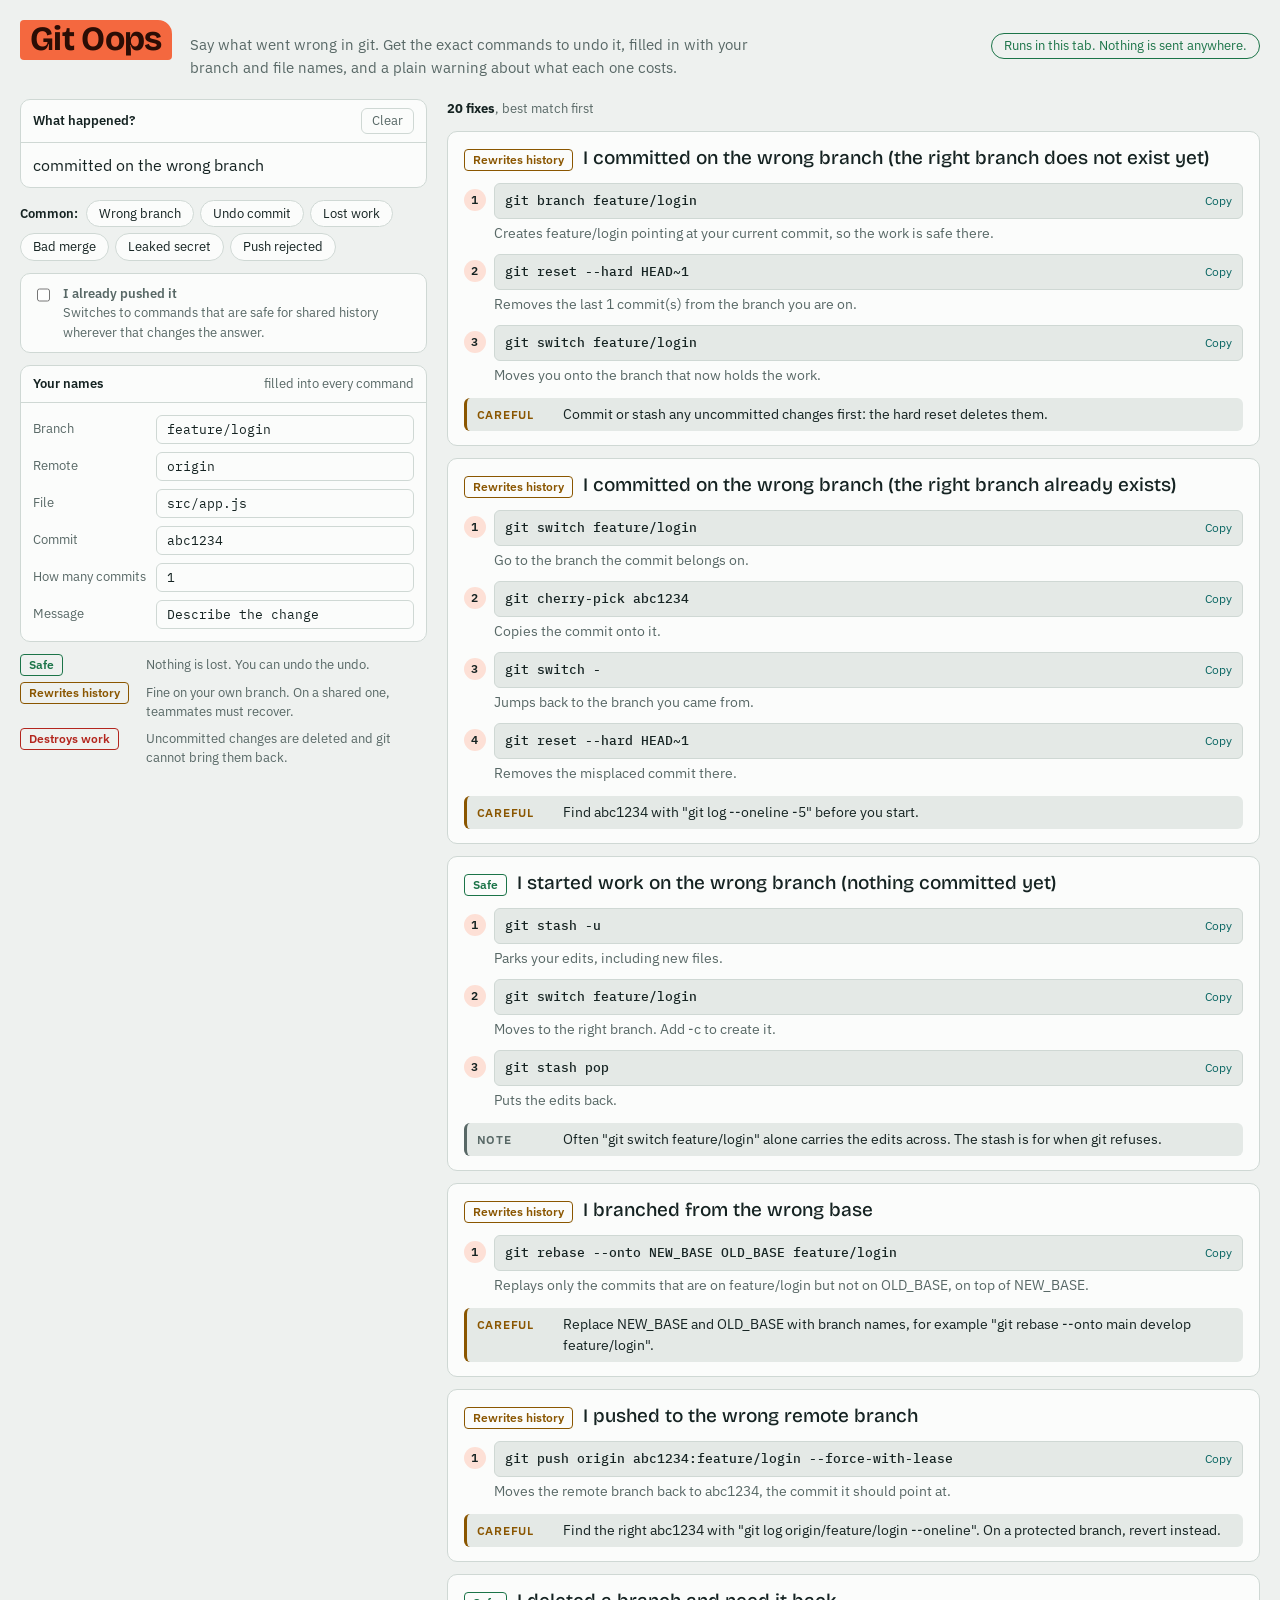
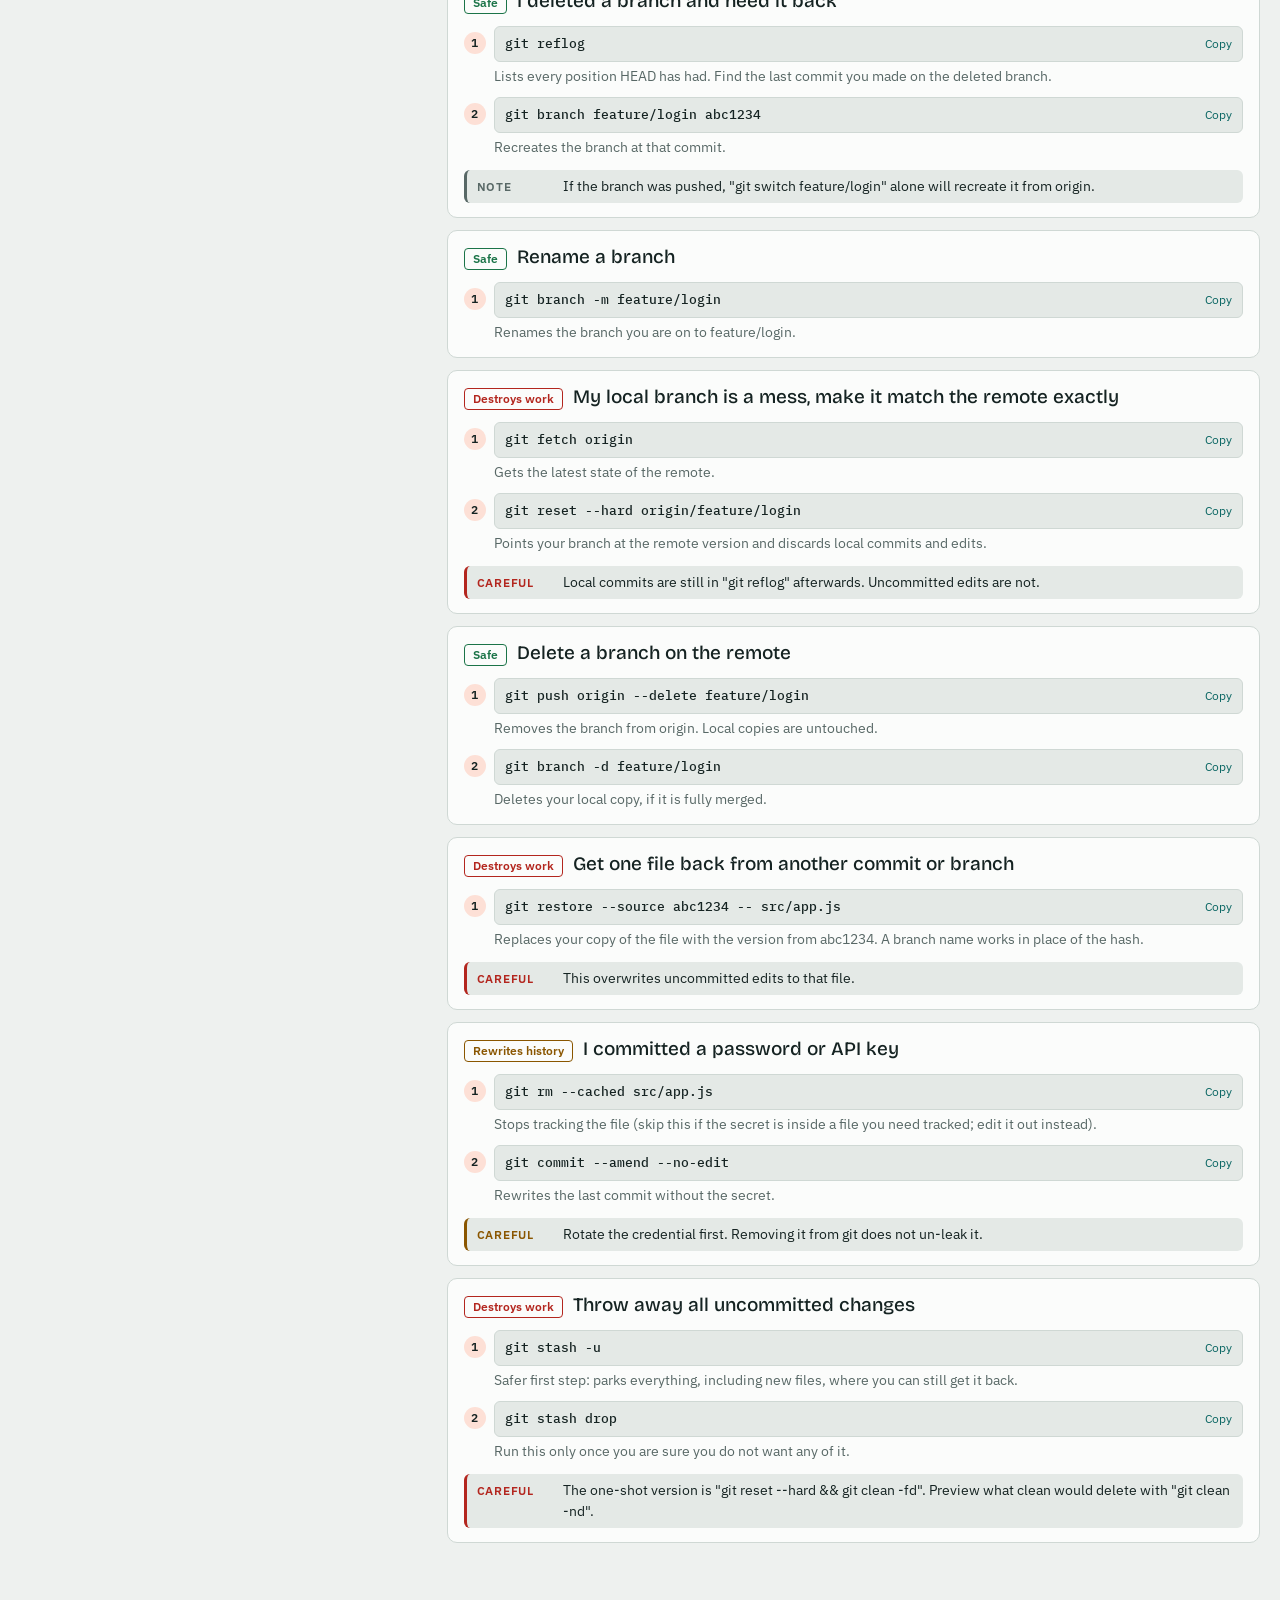
<file: index.html>
<!DOCTYPE html>
<html lang="en">
<head>
<meta charset="utf-8">
<meta name="viewport" content="width=device-width, initial-scale=1">
<title>Git Oops</title>
<link rel="preconnect" href="https://fonts.googleapis.com">
<link href="https://fonts.googleapis.com/css2?family=Bricolage+Grotesque:opsz,wght@12..96,500;12..96,700&family=IBM+Plex+Mono:wght@400;500&family=IBM+Plex+Sans:wght@400;500;600&display=swap" rel="stylesheet">
<style>
/* Layout idea: a workbench. Input on the left, the worked-out answer on the right. */
:root {
  --bg: #eef1ef; --surface: #fbfcfb; --sunk: #e4e9e6; --ink: #152322; --muted: #586866; --line: #cfd8d4;
  --accent: #f4683f; --accent-ink: #2b0d05; --accent-soft: #fde0d6;
  --link: #0a6663; --good: #1b7448; --warn: #8a5600; --bad: #b3261e;
  --font-display: "Bricolage Grotesque", "IBM Plex Sans", system-ui, sans-serif;
  --font-body: "IBM Plex Sans", system-ui, -apple-system, "Segoe UI", sans-serif;
  --font-mono: "IBM Plex Mono", ui-monospace, "SF Mono", Menlo, Consolas, monospace;
}
@media (prefers-color-scheme: dark) {
  :root:not([data-theme="light"]) {
    color-scheme: dark;
    --bg: #0d1615; --surface: #152120; --sunk: #0a1211; --ink: #e4ecea; --muted: #94a6a3; --line: #2a3b39;
    --accent: #ff8a66; --accent-ink: #2b0d05; --accent-soft: #40211a;
    --link: #62d1c9; --good: #62cf97; --warn: #f0b455; --bad: #ff8f85;
  }
}
:root[data-theme="dark"] {
  color-scheme: dark;
  --bg: #0d1615; --surface: #152120; --sunk: #0a1211; --ink: #e4ecea; --muted: #94a6a3; --line: #2a3b39;
  --accent: #ff8a66; --accent-ink: #2b0d05; --accent-soft: #40211a;
  --link: #62d1c9; --good: #62cf97; --warn: #f0b455; --bad: #ff8f85;
}
* { box-sizing: border-box; }
html, body { margin: 0; }
body { background: var(--bg); color: var(--ink); font: 15px/1.5 var(--font-body); -webkit-font-smoothing: antialiased; }
button, input, select { font: inherit; color: inherit; }
button { cursor: pointer; }
:focus-visible { outline: 2px solid var(--link); outline-offset: 2px; }
code, kbd { font-family: var(--font-mono); font-size: 0.92em; }
.page { max-width: 1320px; margin: 0 auto; padding: 20px 20px 64px; display: flex; flex-direction: column; gap: 20px; }
.top { display: flex; flex-wrap: wrap; align-items: baseline; gap: 6px 18px; }
.mark { font: 700 34px/1 var(--font-display); letter-spacing: -0.02em; margin: 0; }
.mark span { background: var(--accent); color: var(--accent-ink); padding: 2px 10px 4px; border-radius: 4px 14px 4px 4px; display: inline-block; }
.tag { margin: 0; color: var(--muted); max-width: 62ch; }
.private { margin: 0 0 0 auto; font-size: 13px; color: var(--good); border: 1px solid currentColor; border-radius: 999px; padding: 2px 12px; white-space: nowrap; }
.bench { display: grid; grid-template-columns: minmax(0, 5fr) minmax(0, 7fr); gap: 20px; align-items: start; }
.col { display: flex; flex-direction: column; gap: 12px; min-width: 0; }
.sticky { position: sticky; top: 16px; }
@media (max-width: 920px) { .bench { grid-template-columns: minmax(0, 1fr); } .sticky { position: static; } }
.field { background: var(--surface); border: 1px solid var(--line); border-radius: 10px; overflow: hidden; display: flex; flex-direction: column; }
.field:focus-within { border-color: var(--link); }
.field.dropping { border-color: var(--accent); box-shadow: 0 0 0 3px var(--accent-soft); }
.field-head { display: flex; flex-wrap: wrap; align-items: center; gap: 6px 10px; padding: 8px 12px; border-bottom: 1px solid var(--line); font-size: 13px; color: var(--muted); }
.field-head label, .field-head .name { font-weight: 600; color: var(--ink); }
.field-head .grow { margin-right: auto; }
.ghost { background: none; border: 1px solid var(--line); border-radius: 6px; padding: 2px 10px; font-size: 13px; }
.ghost:hover { border-color: var(--ink); }
textarea, .line-input { display: block; width: 100%; border: 0; outline: 0; padding: 12px; background: transparent; color: var(--ink); font: 13px/1.55 var(--font-mono); }
textarea { min-height: 200px; max-height: 60vh; resize: vertical; }
.text-input { border: 1px solid var(--line); border-radius: 6px; background: var(--surface); padding: 5px 10px; font: 13px var(--font-mono); min-width: 0; }
.try { display: flex; flex-wrap: wrap; gap: 6px; align-items: center; font-size: 13px; }
.try b { font-weight: 600; margin-right: 2px; }
.chip { background: var(--surface); border: 1px solid var(--line); border-radius: 999px; padding: 3px 12px; font-size: 13px; }
.chip:hover { border-color: var(--ink); }
.chip[aria-pressed="true"] { background: var(--ink); color: var(--bg); border-color: var(--ink); }
.knows { margin: 0; font-size: 13px; color: var(--muted); }
.knows b { color: var(--ink); font-weight: 600; }
.card { background: var(--surface); border: 1px solid var(--line); border-radius: 10px; padding: 14px 16px; display: flex; flex-direction: column; gap: 12px; min-width: 0; }
.card-head { display: flex; flex-wrap: wrap; align-items: baseline; gap: 6px 10px; }
.pill { background: var(--accent); color: var(--accent-ink); font: 600 12px/1 var(--font-body); letter-spacing: 0.02em; padding: 4px 8px; border-radius: 4px; white-space: nowrap; }
.pill.soft { background: var(--accent-soft); color: var(--ink); }
.sum { margin: 0; font: 500 19px/1.3 var(--font-display); text-wrap: balance; overflow-wrap: anywhere; min-width: 0; flex: 1 1 240px; }
.eyebrow { font: 600 12px/1 var(--font-body); letter-spacing: 0.08em; text-transform: uppercase; color: var(--muted); margin: 0; }
.notes { list-style: none; margin: 0; padding: 0; display: flex; flex-direction: column; gap: 6px; }
.note { display: grid; grid-template-columns: 76px minmax(0, 1fr); gap: 10px; font-size: 14px; padding: 6px 10px; border-radius: 6px; background: var(--sunk); border-left: 3px solid var(--muted); overflow-wrap: anywhere; }
.note b { font: 600 12px/1.75 var(--font-body); text-transform: uppercase; letter-spacing: 0.06em; }
.note.bad { border-left-color: var(--bad); } .note.bad b { color: var(--bad); }
.note.warn { border-left-color: var(--warn); } .note.warn b { color: var(--warn); }
.note.ok { border-left-color: var(--good); } .note.ok b { color: var(--good); }
.note.info b { color: var(--muted); }
@media (max-width: 520px) { .note { grid-template-columns: minmax(0, 1fr); gap: 0; } }
.copy { background: none; border: 0; padding: 2px 4px; font-size: 12px; color: var(--link); border-radius: 4px; white-space: nowrap; }
.copy:hover { text-decoration: underline; }
.copy.done { color: var(--good); }
.block { margin: 0; border: 1px solid var(--line); border-radius: 8px; overflow: hidden; min-width: 0; }
.block figcaption { display: flex; justify-content: space-between; align-items: center; gap: 8px; padding: 4px 6px 4px 10px; font-size: 12px; font-weight: 600; color: var(--muted); border-bottom: 1px solid var(--line); }
.block pre { margin: 0; padding: 10px 12px; background: var(--sunk); font: 13px/1.55 var(--font-mono); overflow: auto; max-height: 520px; white-space: pre; tab-size: 2; }
.tablewrap { overflow-x: auto; border: 1px solid var(--line); border-radius: 8px; }
table { border-collapse: collapse; width: 100%; font-size: 13px; }
th { text-align: left; font-weight: 600; font-size: 12px; color: var(--muted); padding: 6px 10px; border-bottom: 1px solid var(--line); white-space: nowrap; }
td { padding: 5px 10px; border-top: 1px solid var(--line); vertical-align: top; overflow-wrap: anywhere; font-variant-numeric: tabular-nums; }
tbody tr:first-child td { border-top: 0; }
.mono { font-family: var(--font-mono); }
.num { text-align: right; font-variant-numeric: tabular-nums; white-space: nowrap; }
.empty { color: var(--muted); border: 1px dashed var(--line); border-radius: 10px; padding: 28px 20px; }
.empty h2 { font: 500 19px/1.3 var(--font-display); color: var(--ink); margin: 0 0 4px; }
.empty p { margin: 0; max-width: 60ch; }

.bench { grid-template-columns: minmax(0, 4fr) minmax(0, 8fr); }
@media (max-width: 920px) { .bench { grid-template-columns: minmax(0, 1fr); } }
.search { font: 16px var(--font-body); padding: 12px; }
.vars { display: grid; grid-template-columns: max-content minmax(0, 1fr); gap: 8px 10px; align-items: center; padding: 12px; font-size: 13px; }
.vars label { color: var(--muted); }
.vars input { width: 100%; }
.toggle { display: flex; gap: 10px; align-items: flex-start; background: var(--surface); border: 1px solid var(--line); border-radius: 10px; padding: 10px 12px; cursor: pointer; }
.toggle input { margin-top: 3px; width: 16px; height: 16px; accent-color: var(--accent); }
.toggle b { display: block; font-weight: 600; }
.toggle span { font-size: 13px; color: var(--muted); }
.legend { list-style: none; margin: 0; padding: 0; display: flex; flex-direction: column; gap: 6px; font-size: 13px; color: var(--muted); }
.legend li { display: grid; grid-template-columns: 118px minmax(0, 1fr); gap: 8px; align-items: baseline; }
.risk { font: 600 12px/1 var(--font-body); padding: 4px 8px; border-radius: 4px; border: 1px solid currentColor; white-space: nowrap; justify-self: start; }
.risk.safe { color: var(--good); } .risk.rewrite { color: var(--warn); } .risk.destroy { color: var(--bad); }
.count { font-size: 13px; color: var(--muted); margin: 0; }
.count strong { color: var(--ink); }
.grouphead { font: 600 12px/1 var(--font-body); letter-spacing: 0.08em; text-transform: uppercase; color: var(--muted); margin: 10px 0 0; }
.steps { list-style: none; margin: 0; padding: 0; display: flex; flex-direction: column; gap: 10px; counter-reset: step; }
.steps li { display: grid; grid-template-columns: 22px minmax(0, 1fr); gap: 8px; counter-increment: step; }
.steps li::before { content: counter(step); font: 600 12px/22px var(--font-body); width: 22px; height: 22px; text-align: center; border-radius: 50%; background: var(--accent-soft); color: var(--ink); margin-top: 6px; }
.cmd { display: flex; align-items: center; gap: 8px; background: var(--sunk); border: 1px solid var(--line); border-radius: 6px; padding: 6px 6px 6px 10px; }
.cmd code { flex: 1 1 auto; min-width: 0; font: 500 13px/1.5 var(--font-mono); overflow-x: auto; white-space: pre; }
.why { margin: 4px 0 0; font-size: 14px; color: var(--muted); }
.variant { font-size: 13px; color: var(--muted); margin: 0; }
.variant strong { color: var(--ink); font-weight: 600; }
</style>
</head>
<body>
<div class="page">
  <header class="top">
    <h1 class="mark"><span>Git Oops</span></h1>
    <p class="tag">Say what went wrong in git. Get the exact commands to undo it, filled in with your branch and file names, and a plain warning about what each one costs.</p>
    <p class="private">Runs in this tab. Nothing is sent anywhere.</p>
  </header>
  <main class="bench">
    <section class="col sticky" aria-label="Your situation">
      <div class="field">
        <div class="field-head"><label for="q" class="grow">What happened?</label><button class="ghost" id="clear" type="button">Clear</button></div>
        <input class="line-input search" id="q" type="search" autocomplete="off" spellcheck="false" placeholder="committed to the wrong branch">
      </div>
      <div class="try" id="try"><b>Common:</b></div>
      <label class="toggle" for="pushed">
        <input type="checkbox" id="pushed">
        <span><b>I already pushed it</b>Switches to commands that are safe for shared history wherever that changes the answer.</span>
      </label>
      <div class="field">
        <div class="field-head"><span class="name grow">Your names</span><span>filled into every command</span></div>
        <div class="vars">
          <label for="v-branch">Branch</label><input class="text-input" id="v-branch" data-var="branch" spellcheck="false" autocomplete="off">
          <label for="v-remote">Remote</label><input class="text-input" id="v-remote" data-var="remote" spellcheck="false" autocomplete="off">
          <label for="v-file">File</label><input class="text-input" id="v-file" data-var="file" spellcheck="false" autocomplete="off">
          <label for="v-commit">Commit</label><input class="text-input" id="v-commit" data-var="commit" spellcheck="false" autocomplete="off">
          <label for="v-n">How many commits</label><input class="text-input" id="v-n" data-var="n" inputmode="numeric" autocomplete="off">
          <label for="v-msg">Message</label><input class="text-input" id="v-msg" data-var="msg" autocomplete="off">
        </div>
      </div>
      <ul class="legend" aria-label="What the risk labels mean">
        <li><span class="risk safe">Safe</span><span>Nothing is lost. You can undo the undo.</span></li>
        <li><span class="risk rewrite">Rewrites history</span><span>Fine on your own branch. On a shared one, teammates must recover.</span></li>
        <li><span class="risk destroy">Destroys work</span><span>Uncommitted changes are deleted and git cannot bring them back.</span></li>
      </ul>
    </section>
    <section class="col" aria-label="Fixes">
      <p class="count" id="count" role="status" aria-live="polite"></p>
      <div class="col" id="list"></div>
    </section>
  </main>
</div>
<script>
/* Shared UI helpers: element builder and a copy button that survives a refused clipboard. */
function el(tag, cls, text) {
  const e = document.createElement(tag);
  if (cls) e.className = cls;
  if (text !== undefined && text !== null) e.textContent = text;
  return e;
}
function copyBtn(getText, what) {
  const b = el('button', 'copy', 'Copy');
  b.type = 'button';
  b.setAttribute('aria-label', 'Copy ' + what);
  b.addEventListener('click', () => {
    const text = typeof getText === 'function' ? getText() : getText;
    const done = () => { b.textContent = 'Copied'; b.classList.add('done'); setTimeout(() => { b.textContent = 'Copy'; b.classList.remove('done'); }, 1300); };
    const fallback = () => {
      const ta = document.createElement('textarea');
      ta.value = text; ta.setAttribute('readonly', ''); ta.style.cssText = 'position:fixed;top:0;left:0;opacity:0';
      document.body.appendChild(ta); ta.select();
      let ok = false; try { ok = document.execCommand('copy'); } catch (e) { ok = false; }
      ta.remove();
      if (ok) done(); else { b.textContent = 'Select and copy by hand'; setTimeout(() => { b.textContent = 'Copy'; }, 2000); }
    };
    try { navigator.clipboard.writeText(text).then(done, fallback); } catch (e) { fallback(); }
  });
  return b;
}
function codeBlock(title, text) {
  const fig = el('figure', 'block');
  const cap = el('figcaption', '', title);
  cap.appendChild(copyBtn(text, title));
  fig.appendChild(cap);
  const pre = el('pre', '', text); pre.tabIndex = 0;
  fig.appendChild(pre);
  return fig;
}

</script>
<script>
(function (root) {
'use strict';

/* Each situation: steps are [command, why]. Placeholders in {braces} are filled from the form.
   risk: safe = nothing is lost; rewrite = changes commit history; destroy = uncommitted work is gone for good. */
const S = [
  // ---------- Commits ----------
  { g: 'Commits', t: 'Fix the message of my last commit', k: 'typo reword amend message wrong',
    risk: 'rewrite',
    steps: [['git commit --amend -m "{msg}"', 'Replaces the last commit with a new one that has the corrected message.']],
    pushed: { steps: [['git commit --amend -m "{msg}"', 'Rewrites the commit locally.'], ['git push --force-with-lease {remote} {branch}', 'Overwrites the remote copy, but refuses if someone else pushed in the meantime.']], note: 'Only do this on a branch nobody else has pulled. On a shared branch, leave the typo.' } },
  { g: 'Commits', t: 'I forgot to include a file in my last commit', k: 'missing file add amend forgot',
    risk: 'rewrite',
    steps: [['git add {file}', 'Stages the file you forgot.'], ['git commit --amend --no-edit', 'Folds it into the last commit and keeps the message.']],
    pushed: { steps: [['git add {file}', 'Stages the file you forgot.'], ['git commit -m "Add {file}"', 'A normal follow-up commit is the safe choice once the original is shared.']], note: 'Amending a pushed commit forces everyone else to recover. A second commit costs nothing.' } },
  { g: 'Commits', t: 'Undo my last commit but keep the changes', k: 'uncommit undo soft reset keep work',
    risk: 'rewrite',
    steps: [['git reset --soft HEAD~{n}', 'Moves the branch back {n} commit(s). Your changes stay staged, ready to commit again.']],
    note: 'Use plain "git reset HEAD~{n}" instead if you want the changes unstaged.',
    pushed: { steps: [['git revert --no-commit HEAD~{n}..HEAD', 'Stages the inverse of the last {n} commit(s) without touching history.'], ['git commit -m "Revert last {n} commit(s)"', 'Records the undo as a new commit that is safe to push.']], note: 'Revert leaves the original commits in history, which is what you want on a shared branch.' } },
  { g: 'Commits', t: 'Undo my last commit and throw the changes away', k: 'delete commit hard reset discard remove',
    risk: 'destroy',
    steps: [['git reset --hard HEAD~{n}', 'Moves the branch back {n} commit(s) and makes your files match. Uncommitted changes are deleted too.']],
    note: 'The commits themselves stay recoverable through "git reflog" for at least 30 days. Uncommitted edits do not.',
    pushed: { steps: [['git revert HEAD', 'Creates a new commit that undoes the last one. Nothing is rewritten.'], ['git push {remote} {branch}', 'Shares the undo.']], note: 'Never hard-reset a branch other people have pulled.' } },
  { g: 'Commits', t: 'Undo an older commit without touching the ones after it', k: 'revert specific old commit middle history',
    risk: 'safe',
    steps: [['git revert {commit}', 'Adds a new commit that applies the exact opposite of {commit}.']],
    note: 'If {commit} is a merge commit, use "git revert -m 1 {commit}" to say which parent to keep.' },
  { g: 'Commits', t: 'I committed on the wrong branch (the right branch does not exist yet)', k: 'wrong branch main master move commits new branch',
    risk: 'rewrite',
    steps: [['git branch {branch}', 'Creates {branch} pointing at your current commit, so the work is safe there.'], ['git reset --hard HEAD~{n}', 'Removes the last {n} commit(s) from the branch you are on.'], ['git switch {branch}', 'Moves you onto the branch that now holds the work.']],
    note: 'Commit or stash any uncommitted changes first: the hard reset deletes them.',
    pushed: { steps: [['git branch {branch}', 'Keeps the work on a new branch.'], ['git revert --no-commit HEAD~{n}..HEAD', 'Stages an undo of those commits on the shared branch.'], ['git commit -m "Revert commits moved to {branch}"', 'Records the undo.'], ['git push {remote} HEAD', 'Shares it.']], note: 'When {branch} is merged later, git will think the changes are already reverted. Revert the revert first, then merge.' } },
  { g: 'Commits', t: 'I committed on the wrong branch (the right branch already exists)', k: 'wrong branch cherry-pick move commit other branch',
    risk: 'rewrite',
    steps: [['git switch {branch}', 'Go to the branch the commit belongs on.'], ['git cherry-pick {commit}', 'Copies the commit onto it.'], ['git switch -', 'Jumps back to the branch you came from.'], ['git reset --hard HEAD~1', 'Removes the misplaced commit there.']],
    note: 'Find {commit} with "git log --oneline -5" before you start.' },
  { g: 'Commits', t: 'Squash my last few commits into one', k: 'squash combine merge commits clean history fixup',
    risk: 'rewrite',
    steps: [['git reset --soft HEAD~{n}', 'Rewinds {n} commits and leaves all their changes staged together.'], ['git commit -m "{msg}"', 'Commits them as one.']],
    note: 'For finer control (reorder, drop, keep some), use "git rebase -i HEAD~{n}".',
    pushed: { steps: [['git reset --soft HEAD~{n}', 'Rewinds and keeps the changes staged.'], ['git commit -m "{msg}"', 'One commit.'], ['git push --force-with-lease {remote} {branch}', 'Replaces the remote branch, unless someone pushed since you last fetched.']], note: 'Fine on your own pull-request branch. Not on main.' } },
  { g: 'Commits', t: 'Remove a file from my last commit but keep it on disk', k: 'accidentally committed file remove untrack node_modules env',
    risk: 'rewrite',
    steps: [['git rm --cached {file}', 'Takes the file out of the index. The copy on disk is untouched.'], ['git commit --amend --no-edit', 'Rewrites the last commit without it.']],
    note: 'Add it to .gitignore so it does not come back.' },
  { g: 'Commits', t: 'I committed a password or API key', k: 'secret credential token key leak password env remove history',
    risk: 'rewrite',
    steps: [['git rm --cached {file}', 'Stops tracking the file (skip this if the secret is inside a file you need tracked; edit it out instead).'], ['git commit --amend --no-edit', 'Rewrites the last commit without the secret.']],
    note: 'Rotate the credential first. Removing it from git does not un-leak it.',
    pushed: { steps: [['git filter-repo --invert-paths --path {file}', 'Rewrites every commit to drop the file. Needs the git-filter-repo tool installed.'], ['git push --force --all {remote}', 'Replaces the remote history.']], note: 'Treat the secret as compromised the moment it was pushed and rotate it now. filter-repo removes the remote setting, so add it back with "git remote add" before pushing. Forks and existing clones may still hold the secret.' } },
  { g: 'Commits', t: 'Change the author of my last commit', k: 'author email name wrong identity work personal',
    risk: 'rewrite',
    steps: [['git commit --amend --author="Your Name <you@example.com>" --no-edit', 'Rewrites the last commit with the right author.']],
    note: 'Set it for future commits in this repo with "git config user.email you@example.com".' },

  // ---------- Staging and files ----------
  { g: 'Staging and files', t: 'Unstage a file I added by mistake', k: 'unstage git add undo remove from index',
    risk: 'safe',
    steps: [['git restore --staged {file}', 'Takes the file out of the staging area. Your edits stay in the working tree.']],
    note: 'To unstage everything: "git restore --staged ."' },
  { g: 'Staging and files', t: 'Throw away my changes to one file', k: 'discard revert file changes checkout undo edits',
    risk: 'destroy',
    steps: [['git restore {file}', 'Overwrites the file with the staged version, or the last commit if nothing is staged.']],
    note: 'There is no undo for this. Run "git diff {file}" first if you are not sure.' },
  { g: 'Staging and files', t: 'Throw away all uncommitted changes', k: 'discard everything clean reset start over nuke',
    risk: 'destroy',
    steps: [['git stash -u', 'Safer first step: parks everything, including new files, where you can still get it back.'], ['git stash drop', 'Run this only once you are sure you do not want any of it.']],
    note: 'The one-shot version is "git reset --hard && git clean -fd". Preview what clean would delete with "git clean -nd".' },
  { g: 'Staging and files', t: 'Get one file back from another commit or branch', k: 'restore file old version previous checkout from branch',
    risk: 'destroy',
    steps: [['git restore --source {commit} -- {file}', 'Replaces your copy of the file with the version from {commit}. A branch name works in place of the hash.']],
    note: 'This overwrites uncommitted edits to that file.' },
  { g: 'Staging and files', t: 'Bring back a file that was deleted in an earlier commit', k: 'deleted file recover restore removed find',
    risk: 'safe',
    steps: [['git log --diff-filter=D --oneline -- {file}', 'Finds the commit that deleted the file.'], ['git restore --source {commit}~1 -- {file}', 'Restores the file as it was just before that commit. Put the hash from step one in place of {commit}.']] },
  { g: 'Staging and files', t: 'Stop tracking a file but keep it on my machine', k: 'gitignore untrack ignore already tracked env config',
    risk: 'safe',
    steps: [['git rm --cached {file}', 'Removes it from the index only.'], ['echo "{file}" >> .gitignore', 'Tells git to ignore it from now on.'], ['git commit -m "Stop tracking {file}"', 'Records the change. Other people will see the file deleted on their next pull.']] },

  // ---------- Branches ----------
  { g: 'Branches', t: 'I deleted a branch and need it back', k: 'deleted branch recover restore reflog',
    risk: 'safe',
    steps: [['git reflog', 'Lists every position HEAD has had. Find the last commit you made on the deleted branch.'], ['git branch {branch} {commit}', 'Recreates the branch at that commit.']],
    note: 'If the branch was pushed, "git switch {branch}" alone will recreate it from {remote}.' },
  { g: 'Branches', t: 'Rename a branch', k: 'rename branch name typo',
    risk: 'safe',
    steps: [['git branch -m {branch}', 'Renames the branch you are on to {branch}.']],
    pushed: { steps: [['git branch -m {branch}', 'Renames it locally.'], ['git push {remote} -u {branch}', 'Publishes the new name and tracks it.'], ['git push {remote} --delete OLD_NAME', 'Removes the old name from the remote.']], note: 'Open pull requests pointing at the old name may need retargeting.' } },
  { g: 'Branches', t: 'My local branch is a mess, make it match the remote exactly', k: 'reset to origin match remote start over sync diverged',
    risk: 'destroy',
    steps: [['git fetch {remote}', 'Gets the latest state of the remote.'], ['git reset --hard {remote}/{branch}', 'Points your branch at the remote version and discards local commits and edits.']],
    note: 'Local commits are still in "git reflog" afterwards. Uncommitted edits are not.' },
  { g: 'Branches', t: 'I made commits in detached HEAD', k: 'detached head not on any branch lost commits',
    risk: 'safe',
    steps: [['git switch -c {branch}', 'Creates a branch right where you are, so the commits have a name and cannot be garbage-collected.']],
    note: 'If you already switched away, find the commit in "git reflog" and run "git branch {branch} {commit}".' },
  { g: 'Branches', t: 'I branched from the wrong base', k: 'wrong base branch rebase onto move branch',
    risk: 'rewrite',
    steps: [['git rebase --onto NEW_BASE OLD_BASE {branch}', 'Replays only the commits that are on {branch} but not on OLD_BASE, on top of NEW_BASE.']],
    note: 'Replace NEW_BASE and OLD_BASE with branch names, for example "git rebase --onto main develop {branch}".' },
  { g: 'Branches', t: 'Delete a branch on the remote', k: 'delete remote branch remove origin',
    risk: 'safe',
    steps: [['git push {remote} --delete {branch}', 'Removes the branch from {remote}. Local copies are untouched.'], ['git branch -d {branch}', 'Deletes your local copy, if it is fully merged.']] },

  // ---------- Merge and rebase ----------
  { g: 'Merge and rebase', t: 'Get me out of this merge', k: 'abort merge conflict cancel stop',
    risk: 'safe',
    steps: [['git merge --abort', 'Cancels the merge and puts everything back as it was before you started.']] },
  { g: 'Merge and rebase', t: 'Undo a merge I just finished', k: 'undo merge unmerge completed revert merge',
    risk: 'rewrite',
    steps: [['git reset --hard ORIG_HEAD', 'Git saves where you were before a merge in ORIG_HEAD. This goes back there.']],
    note: 'ORIG_HEAD is overwritten by the next merge, rebase or reset, so do this straight away. Otherwise use the hash from "git reflog".',
    pushed: { steps: [['git revert -m 1 {commit}', 'Adds a commit that undoes the merge commit {commit}, keeping the first parent (the branch you merged into).'], ['git push {remote} {branch}', 'Shares the undo.']], note: 'To merge that branch again later you must first revert this revert, or git will skip its changes.' } },
  { g: 'Merge and rebase', t: 'Get me out of this rebase', k: 'abort rebase conflict cancel stop stuck',
    risk: 'safe',
    steps: [['git rebase --abort', 'Stops the rebase and restores the branch to how it was.']] },
  { g: 'Merge and rebase', t: 'A rebase finished and wrecked my branch', k: 'undo rebase bad rebase restore before rebase',
    risk: 'rewrite',
    steps: [['git reflog', 'Find the entry just before "rebase (start)". Note its hash.'], ['git reset --hard {commit}', 'Puts the branch back at that commit.']],
    note: 'Right after the rebase, "git reset --hard ORIG_HEAD" does the same in one step.' },
  { g: 'Merge and rebase', t: 'In a conflict, just take their version (or mine) of a file', k: 'conflict theirs ours resolve accept incoming current',
    risk: 'destroy',
    steps: [['git checkout --theirs -- {file}', 'Takes the incoming version of the file. Use --ours for your side.'], ['git add {file}', 'Marks the conflict as resolved.']],
    note: 'During a rebase the meaning flips: --ours is the branch you are rebasing onto, --theirs is your own commit.' },

  // ---------- Remote ----------
  { g: 'Remote', t: 'My push was rejected', k: 'push rejected non-fast-forward fetch first behind remote',
    risk: 'safe',
    steps: [['git pull --rebase {remote} {branch}', 'Fetches the new remote commits and replays yours on top of them.'], ['git push {remote} {branch}', 'Now it fast-forwards.']],
    note: 'Do not reach for --force here. The rejection means the remote has work you do not.' },
  { g: 'Remote', t: 'I force-pushed and wiped out commits on the remote', k: 'force push overwrote lost remote commits undo',
    risk: 'rewrite',
    steps: [['git reflog show {remote}/{branch}', 'Shows what your machine thought the remote branch pointed at before your push. Note the old hash.'], ['git push --force-with-lease {remote} {commit}:{branch}', 'Puts the remote branch back at that commit.']],
    note: 'If the lost commits were never on your machine, ask the person who made them: their local branch still has them.' },
  { g: 'Remote', t: 'I pulled and it made a mess', k: 'undo pull bad pull merge after pull',
    risk: 'destroy',
    steps: [['git reset --hard ORIG_HEAD', 'Returns your branch to where it was before the pull.']],
    note: 'Uncommitted edits are discarded. If a merge is still in progress, "git merge --abort" is the gentler exit.' },
  { g: 'Remote', t: 'I pushed to the wrong remote branch', k: 'pushed wrong branch remote remove undo push',
    risk: 'rewrite',
    steps: [['git push {remote} {commit}:{branch} --force-with-lease', 'Moves the remote branch back to {commit}, the commit it should point at.']],
    note: 'Find the right {commit} with "git log {remote}/{branch} --oneline". On a protected branch, revert instead.' },

  // ---------- Lost work ----------
  { g: 'Lost work', t: 'I ran reset --hard and lost commits', k: 'lost commits reset hard recover reflog gone',
    risk: 'safe',
    steps: [['git reflog', 'Every commit you had checked out recently is listed here (kept for at least 30 days). Find the one you want.'], ['git branch rescue {commit}', 'Pins it to a new branch called rescue so you can inspect it calmly.']],
    note: 'Edits that were never committed are gone. Edits that were staged with "git add" can sometimes be found with "git fsck --lost-found".' },
  { g: 'Lost work', t: 'I dropped or cleared a stash I needed', k: 'stash drop clear lost recover stash',
    risk: 'safe',
    steps: [['git fsck --no-reflogs --unreachable | grep commit', 'Lists commits nothing points to any more. Dropped stashes are among them.'], ['git show {commit}', 'Inspect candidates until you find your stash.'], ['git stash apply {commit}', 'Applies it to your working tree.']] },
  { g: 'Lost work', t: 'I started work on the wrong branch (nothing committed yet)', k: 'move changes uncommitted other branch stash switch',
    risk: 'safe',
    steps: [['git stash -u', 'Parks your edits, including new files.'], ['git switch {branch}', 'Moves to the right branch. Add -c to create it.'], ['git stash pop', 'Puts the edits back.']],
    note: 'Often "git switch {branch}" alone carries the edits across. The stash is for when git refuses.' },
  { g: 'Lost work', t: 'Find which commit introduced a bug', k: 'bisect find bug regression which commit broke',
    risk: 'safe',
    steps: [['git bisect start', 'Begins a binary search through history.'], ['git bisect bad', 'Marks the current commit as broken.'], ['git bisect good {commit}', 'Marks a commit you know worked. Git checks out the midpoint.'], ['git bisect reset', 'When git names the culprit, this returns you to where you started.']],
    note: 'At each step test, then run "git bisect good" or "git bisect bad". With a test script: "git bisect run npm test".' }
];

const DEFAULTS = { branch: 'feature/login', remote: 'origin', file: 'src/app.js', commit: 'abc1234', n: '1', msg: 'Describe the change' };

function fill(text, vars) {
  return text.replace(/\{(\w+)\}/g, (m, k) => {
    let v = vars[k] !== undefined && String(vars[k]).trim() !== '' ? String(vars[k]).trim() : DEFAULTS[k];
    if (v === undefined) return m;
    if (k === 'msg') v = v.replace(/(["\\$`])/g, '\\$1');
    return v;
  });
}

function resolve(s, vars, pushed) {
  const src = pushed && s.pushed ? s.pushed : s;
  let risk = s.risk;
  if (pushed && s.pushed) {
    const cmds = s.pushed.steps.map(x => x[0]).join(' ');
    risk = /--force|filter-repo/.test(cmds) ? 'rewrite' : 'safe';
  }
  return {
    title: s.t, group: s.g, risk,
    steps: src.steps.map(([c, w]) => ({ cmd: fill(c, vars), why: fill(w, vars) })),
    note: (pushed && s.pushed ? s.pushed.note : s.note) ? fill(pushed && s.pushed ? s.pushed.note : s.note, vars) : null,
    hasPushed: !!s.pushed, usingPushed: !!(pushed && s.pushed)
  };
}

function search(q) {
  const words = q.toLowerCase().split(/[^a-z0-9-]+/).filter(w => w.length > 1 && !['the', 'my', 'to', 'and', 'git', 'how', 'do', 'an', 'it', 'of', 'in', 'on', 'is'].includes(w));
  if (!words.length) return S.map((s, i) => i);
  const scored = [];
  S.forEach((s, i) => {
    const title = s.t.toLowerCase(), hay = (s.k + ' ' + s.g).toLowerCase(), cmds = s.steps.map(x => x[0]).join(' ').toLowerCase();
    let score = 0;
    for (const w of words) {
      const stem = w.length > 4 ? w.replace(/(ed|ing|s)$/, '') : w;
      if (title.includes(stem)) score += 3;
      if (hay.includes(stem)) score += 2;
      if (cmds.includes(stem)) score += 1;
    }
    if (score) scored.push([score, i]);
  });
  return scored.sort((a, b) => b[0] - a[0] || a[1] - b[1]).map(x => x[1]);
}

const api = { scenarios: S, DEFAULTS, fill, resolve, search, groups: Array.from(new Set(S.map(s => s.g))) };
if (typeof module !== 'undefined' && module.exports) module.exports = api;
root.GitOops = api;
})(typeof globalThis !== 'undefined' ? globalThis : this);

</script>
<script>
(function () {
'use strict';
const $ = id => document.getElementById(id);
const q = $('q'), list = $('list'), count = $('count'), pushed = $('pushed');
const RISK = { safe: 'Safe', rewrite: 'Rewrites history', destroy: 'Destroys work' };
const varInputs = Array.from(document.querySelectorAll('[data-var]'));
varInputs.forEach(i => { i.value = GitOops.DEFAULTS[i.dataset.var]; });
let timer = null;

function vars() { const v = {}; varInputs.forEach(i => { v[i.dataset.var] = i.value; }); if (!/^[1-9]\d*$/.test(v.n.trim())) v.n = '1'; return v; }

function card(r) {
  const a = el('article', 'card');
  const head = el('div', 'card-head');
  head.appendChild(el('span', 'risk ' + r.risk, RISK[r.risk]));
  head.appendChild(el('h2', 'sum', r.title));
  a.appendChild(head);
  if (r.usingPushed) { const p = el('p', 'variant'); p.appendChild(el('strong', '', 'Already-pushed version. ')); p.appendChild(document.createTextNode('These commands avoid surprising anyone who has pulled.')); a.appendChild(p); }
  const ol = el('ol', 'steps');
  for (const s of r.steps) {
    const li = el('li'), body = el('div'), row = el('div', 'cmd');
    const code = el('code', '', s.cmd); code.tabIndex = 0;
    row.appendChild(code); row.appendChild(copyBtn(s.cmd, 'command'));
    body.appendChild(row); body.appendChild(el('p', 'why', s.why));
    li.appendChild(body); ol.appendChild(li);
  }
  a.appendChild(ol);
  if (r.note) {
    const ul = el('ul', 'notes'), li = el('li', 'note ' + (r.risk === 'destroy' ? 'bad' : r.risk === 'rewrite' ? 'warn' : 'info'));
    li.appendChild(el('b', '', r.risk === 'safe' ? 'Note' : 'Careful')); li.appendChild(el('span', '', r.note));
    ul.appendChild(li); a.appendChild(ul);
  }
  return a;
}

function render() {
  const idx = GitOops.search(q.value), v = vars(), isPushed = pushed.checked;
  list.textContent = '';
  const searching = q.value.trim() !== '';
  if (!idx.length) {
    count.textContent = '';
    const e = el('div', 'empty');
    e.appendChild(el('h2', '', 'No fix matches those words'));
    e.appendChild(el('p', '', 'Try fewer or different words, such as "undo commit", "wrong branch", "lost stash" or "force push". Clear the box to browse all ' + GitOops.scenarios.length + ' situations.'));
    list.appendChild(e);
    return;
  }
  count.textContent = '';
  count.appendChild(el('strong', '', searching ? idx.length + (idx.length === 1 ? ' fix' : ' fixes') : 'All ' + idx.length + ' situations'));
  count.appendChild(document.createTextNode(searching ? ', best match first' : ', grouped by area'));
  let lastGroup = null;
  idx.slice(0, searching ? 12 : idx.length).forEach(i => {
    const s = GitOops.scenarios[i];
    if (!searching && s.g !== lastGroup) { list.appendChild(el('h2', 'grouphead', s.g)); lastGroup = s.g; }
    list.appendChild(card(GitOops.resolve(s, v, isPushed)));
  });
}
function schedule() { clearTimeout(timer); timer = setTimeout(render, 120); }
q.addEventListener('input', schedule);
pushed.addEventListener('change', render);
varInputs.forEach(i => i.addEventListener('input', schedule));
$('clear').addEventListener('click', () => { q.value = ''; render(); q.focus(); });
[['Wrong branch', 'committed on the wrong branch'], ['Undo commit', 'undo last commit'], ['Lost work', 'lost commits reset hard'], ['Bad merge', 'undo merge'], ['Leaked secret', 'committed a password'], ['Push rejected', 'push rejected']].forEach(([name, text]) => {
  const b = el('button', 'chip', name); b.type = 'button';
  b.addEventListener('click', () => { q.value = text; render(); });
  $('try').appendChild(b);
});
q.value = 'committed on the wrong branch';
render();
})();
</script>
</body>
</html>
</file>
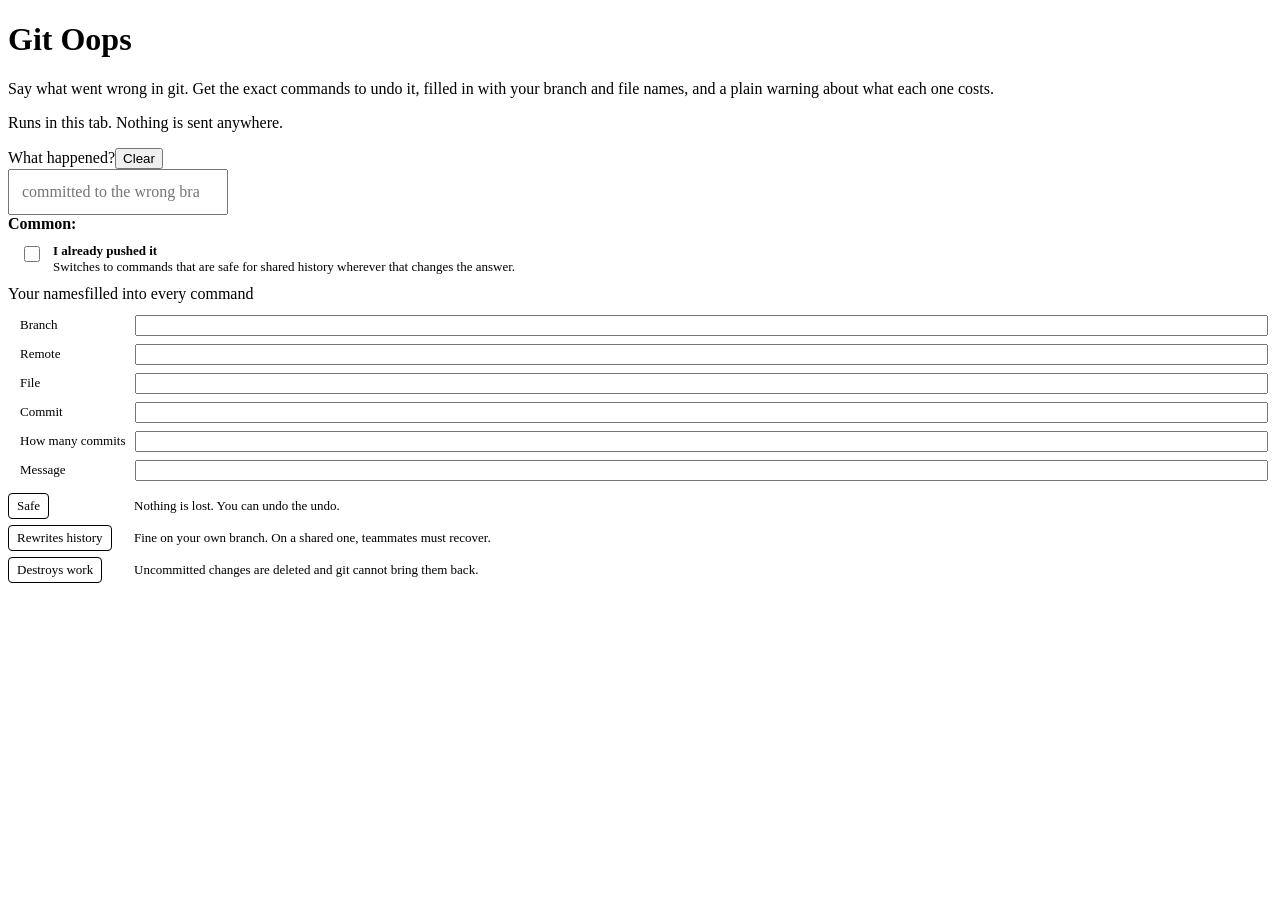
<file: template.html>
<!DOCTYPE html>
<html lang="en">
<head>
<meta charset="utf-8">
<meta name="viewport" content="width=device-width, initial-scale=1">
<title>Git Oops</title>
<link rel="preconnect" href="https://fonts.googleapis.com">
<link href="https://fonts.googleapis.com/css2?family=Bricolage+Grotesque:opsz,wght@12..96,500;12..96,700&family=IBM+Plex+Mono:wght@400;500&family=IBM+Plex+Sans:wght@400;500;600&display=swap" rel="stylesheet">
<style>
/*BASE*/
.bench { grid-template-columns: minmax(0, 4fr) minmax(0, 8fr); }
@media (max-width: 920px) { .bench { grid-template-columns: minmax(0, 1fr); } }
.search { font: 16px var(--font-body); padding: 12px; }
.vars { display: grid; grid-template-columns: max-content minmax(0, 1fr); gap: 8px 10px; align-items: center; padding: 12px; font-size: 13px; }
.vars label { color: var(--muted); }
.vars input { width: 100%; }
.toggle { display: flex; gap: 10px; align-items: flex-start; background: var(--surface); border: 1px solid var(--line); border-radius: 10px; padding: 10px 12px; cursor: pointer; }
.toggle input { margin-top: 3px; width: 16px; height: 16px; accent-color: var(--accent); }
.toggle b { display: block; font-weight: 600; }
.toggle span { font-size: 13px; color: var(--muted); }
.legend { list-style: none; margin: 0; padding: 0; display: flex; flex-direction: column; gap: 6px; font-size: 13px; color: var(--muted); }
.legend li { display: grid; grid-template-columns: 118px minmax(0, 1fr); gap: 8px; align-items: baseline; }
.risk { font: 600 12px/1 var(--font-body); padding: 4px 8px; border-radius: 4px; border: 1px solid currentColor; white-space: nowrap; justify-self: start; }
.risk.safe { color: var(--good); } .risk.rewrite { color: var(--warn); } .risk.destroy { color: var(--bad); }
.count { font-size: 13px; color: var(--muted); margin: 0; }
.count strong { color: var(--ink); }
.grouphead { font: 600 12px/1 var(--font-body); letter-spacing: 0.08em; text-transform: uppercase; color: var(--muted); margin: 10px 0 0; }
.steps { list-style: none; margin: 0; padding: 0; display: flex; flex-direction: column; gap: 10px; counter-reset: step; }
.steps li { display: grid; grid-template-columns: 22px minmax(0, 1fr); gap: 8px; counter-increment: step; }
.steps li::before { content: counter(step); font: 600 12px/22px var(--font-body); width: 22px; height: 22px; text-align: center; border-radius: 50%; background: var(--accent-soft); color: var(--ink); margin-top: 6px; }
.cmd { display: flex; align-items: center; gap: 8px; background: var(--sunk); border: 1px solid var(--line); border-radius: 6px; padding: 6px 6px 6px 10px; }
.cmd code { flex: 1 1 auto; min-width: 0; font: 500 13px/1.5 var(--font-mono); overflow-x: auto; white-space: pre; }
.why { margin: 4px 0 0; font-size: 14px; color: var(--muted); }
.variant { font-size: 13px; color: var(--muted); margin: 0; }
.variant strong { color: var(--ink); font-weight: 600; }
</style>
</head>
<body>
<div class="page">
  <header class="top">
    <h1 class="mark"><span>Git Oops</span></h1>
    <p class="tag">Say what went wrong in git. Get the exact commands to undo it, filled in with your branch and file names, and a plain warning about what each one costs.</p>
    <p class="private">Runs in this tab. Nothing is sent anywhere.</p>
  </header>
  <main class="bench">
    <section class="col sticky" aria-label="Your situation">
      <div class="field">
        <div class="field-head"><label for="q" class="grow">What happened?</label><button class="ghost" id="clear" type="button">Clear</button></div>
        <input class="line-input search" id="q" type="search" autocomplete="off" spellcheck="false" placeholder="committed to the wrong branch">
      </div>
      <div class="try" id="try"><b>Common:</b></div>
      <label class="toggle" for="pushed">
        <input type="checkbox" id="pushed">
        <span><b>I already pushed it</b>Switches to commands that are safe for shared history wherever that changes the answer.</span>
      </label>
      <div class="field">
        <div class="field-head"><span class="name grow">Your names</span><span>filled into every command</span></div>
        <div class="vars">
          <label for="v-branch">Branch</label><input class="text-input" id="v-branch" data-var="branch" spellcheck="false" autocomplete="off">
          <label for="v-remote">Remote</label><input class="text-input" id="v-remote" data-var="remote" spellcheck="false" autocomplete="off">
          <label for="v-file">File</label><input class="text-input" id="v-file" data-var="file" spellcheck="false" autocomplete="off">
          <label for="v-commit">Commit</label><input class="text-input" id="v-commit" data-var="commit" spellcheck="false" autocomplete="off">
          <label for="v-n">How many commits</label><input class="text-input" id="v-n" data-var="n" inputmode="numeric" autocomplete="off">
          <label for="v-msg">Message</label><input class="text-input" id="v-msg" data-var="msg" autocomplete="off">
        </div>
      </div>
      <ul class="legend" aria-label="What the risk labels mean">
        <li><span class="risk safe">Safe</span><span>Nothing is lost. You can undo the undo.</span></li>
        <li><span class="risk rewrite">Rewrites history</span><span>Fine on your own branch. On a shared one, teammates must recover.</span></li>
        <li><span class="risk destroy">Destroys work</span><span>Uncommitted changes are deleted and git cannot bring them back.</span></li>
      </ul>
    </section>
    <section class="col" aria-label="Fixes">
      <p class="count" id="count" role="status" aria-live="polite"></p>
      <div class="col" id="list"></div>
    </section>
  </main>
</div>
<script>
/*COMMON*/
</script>
<script>
/*ENGINE*/
</script>
<script>
(function () {
'use strict';
const $ = id => document.getElementById(id);
const q = $('q'), list = $('list'), count = $('count'), pushed = $('pushed');
const RISK = { safe: 'Safe', rewrite: 'Rewrites history', destroy: 'Destroys work' };
const varInputs = Array.from(document.querySelectorAll('[data-var]'));
varInputs.forEach(i => { i.value = GitOops.DEFAULTS[i.dataset.var]; });
let timer = null;

function vars() { const v = {}; varInputs.forEach(i => { v[i.dataset.var] = i.value; }); if (!/^[1-9]\d*$/.test(v.n.trim())) v.n = '1'; return v; }

function card(r) {
  const a = el('article', 'card');
  const head = el('div', 'card-head');
  head.appendChild(el('span', 'risk ' + r.risk, RISK[r.risk]));
  head.appendChild(el('h2', 'sum', r.title));
  a.appendChild(head);
  if (r.usingPushed) { const p = el('p', 'variant'); p.appendChild(el('strong', '', 'Already-pushed version. ')); p.appendChild(document.createTextNode('These commands avoid surprising anyone who has pulled.')); a.appendChild(p); }
  const ol = el('ol', 'steps');
  for (const s of r.steps) {
    const li = el('li'), body = el('div'), row = el('div', 'cmd');
    const code = el('code', '', s.cmd); code.tabIndex = 0;
    row.appendChild(code); row.appendChild(copyBtn(s.cmd, 'command'));
    body.appendChild(row); body.appendChild(el('p', 'why', s.why));
    li.appendChild(body); ol.appendChild(li);
  }
  a.appendChild(ol);
  if (r.note) {
    const ul = el('ul', 'notes'), li = el('li', 'note ' + (r.risk === 'destroy' ? 'bad' : r.risk === 'rewrite' ? 'warn' : 'info'));
    li.appendChild(el('b', '', r.risk === 'safe' ? 'Note' : 'Careful')); li.appendChild(el('span', '', r.note));
    ul.appendChild(li); a.appendChild(ul);
  }
  return a;
}

function render() {
  const idx = GitOops.search(q.value), v = vars(), isPushed = pushed.checked;
  list.textContent = '';
  const searching = q.value.trim() !== '';
  if (!idx.length) {
    count.textContent = '';
    const e = el('div', 'empty');
    e.appendChild(el('h2', '', 'No fix matches those words'));
    e.appendChild(el('p', '', 'Try fewer or different words, such as "undo commit", "wrong branch", "lost stash" or "force push". Clear the box to browse all ' + GitOops.scenarios.length + ' situations.'));
    list.appendChild(e);
    return;
  }
  count.textContent = '';
  count.appendChild(el('strong', '', searching ? idx.length + (idx.length === 1 ? ' fix' : ' fixes') : 'All ' + idx.length + ' situations'));
  count.appendChild(document.createTextNode(searching ? ', best match first' : ', grouped by area'));
  let lastGroup = null;
  idx.slice(0, searching ? 12 : idx.length).forEach(i => {
    const s = GitOops.scenarios[i];
    if (!searching && s.g !== lastGroup) { list.appendChild(el('h2', 'grouphead', s.g)); lastGroup = s.g; }
    list.appendChild(card(GitOops.resolve(s, v, isPushed)));
  });
}
function schedule() { clearTimeout(timer); timer = setTimeout(render, 120); }
q.addEventListener('input', schedule);
pushed.addEventListener('change', render);
varInputs.forEach(i => i.addEventListener('input', schedule));
$('clear').addEventListener('click', () => { q.value = ''; render(); q.focus(); });
[['Wrong branch', 'committed on the wrong branch'], ['Undo commit', 'undo last commit'], ['Lost work', 'lost commits reset hard'], ['Bad merge', 'undo merge'], ['Leaked secret', 'committed a password'], ['Push rejected', 'push rejected']].forEach(([name, text]) => {
  const b = el('button', 'chip', name); b.type = 'button';
  b.addEventListener('click', () => { q.value = text; render(); });
  $('try').appendChild(b);
});
q.value = 'committed on the wrong branch';
render();
})();
</script>
</body>
</html>
</file>
